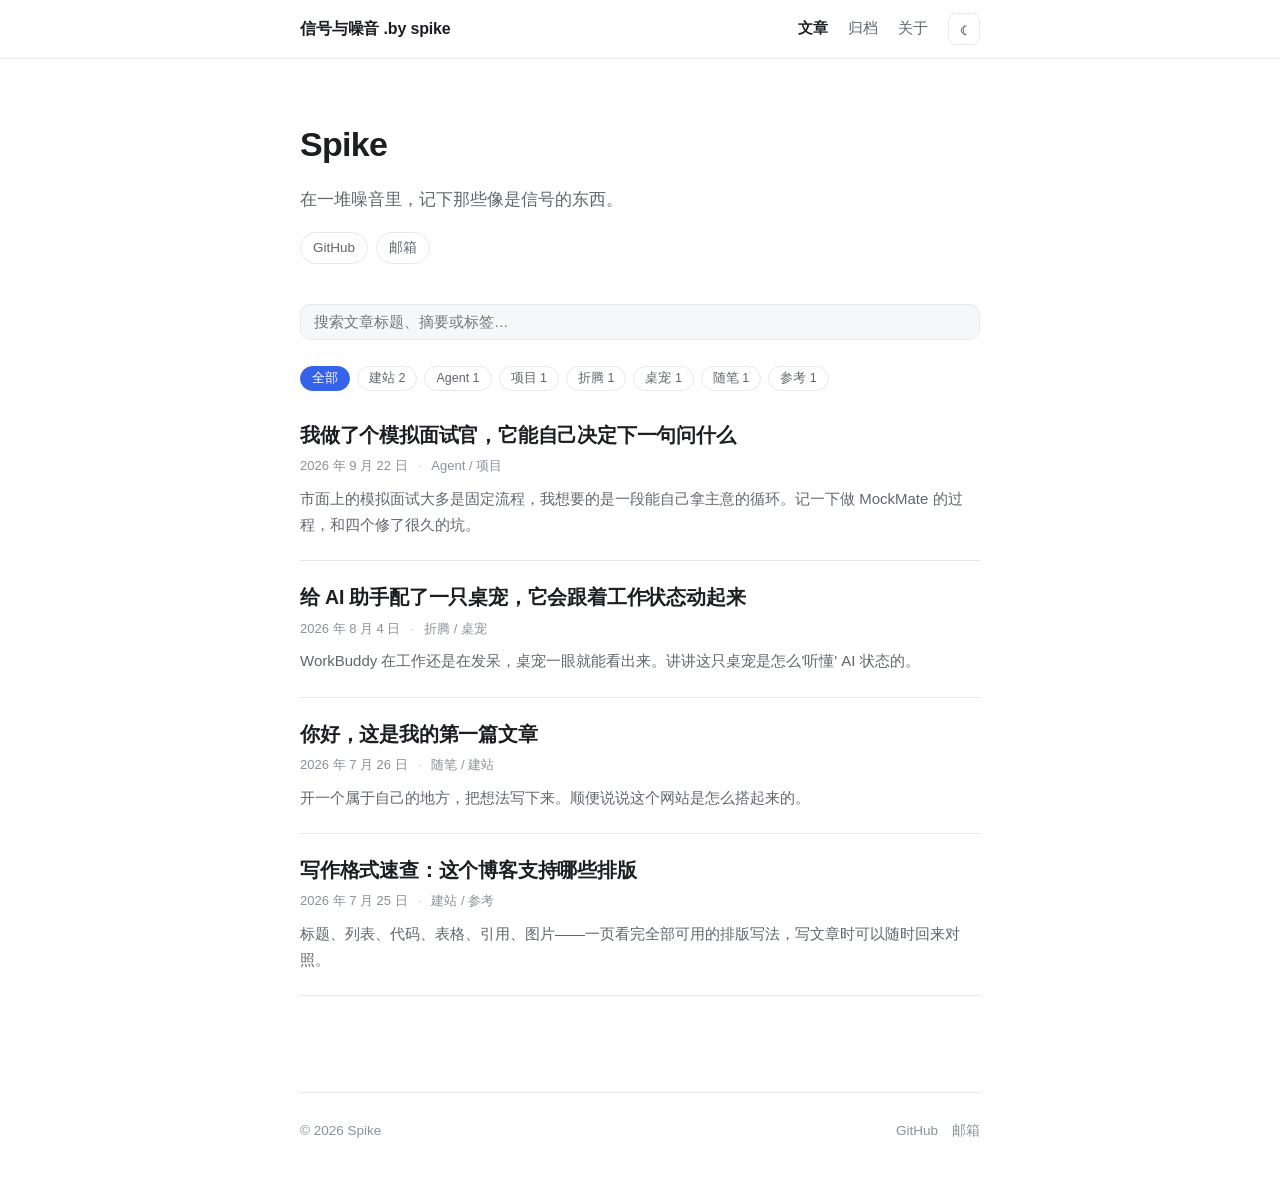
<file: index.html>
<!DOCTYPE html>
<html lang="zh-CN">
<head>
<meta charset="utf-8">
<meta name="viewport" content="width=device-width, initial-scale=1">
<title>首页</title>
<meta name="description" content="在一堆噪音里，记下那些像是信号的东西。">
<link rel="icon" type="image/svg+xml" href="assets/favicon.svg">
<meta name="theme-color" content="#3563e9">
<meta property="og:site_name" content="信号与噪音 .by spike">
<meta property="og:type" content="website">
<meta property="og:url" content="https://spike5321.github.io/">
<meta property="og:title" content="信号与噪音 .by spike">
<meta property="og:description" content="在一堆噪音里，记下那些像是信号的东西。">
<meta property="og:image" content="https://spike5321.github.io/images/og-image.png">
<meta name="twitter:card" content="summary_large_image">
<meta name="twitter:title" content="信号与噪音 .by spike">
<meta name="twitter:description" content="在一堆噪音里，记下那些像是信号的东西。">
<meta name="twitter:image" content="https://spike5321.github.io/images/og-image.png">
<link rel="stylesheet" href="assets/style.css">
<script src="config.js"></script>
<script>document.title = (window.SITE && SITE.title) || "首页";</script>
</head>
<body data-page="home">

<header class="nav" id="nav"></header>

<main class="wrap">
  <section class="hero" id="hero"></section>

  <div class="toolbar">
    <input class="search" id="search" type="search" placeholder="搜索文章标题、摘要或标签…" autocomplete="off">
  </div>
  <div class="tagbar" id="tags" style="margin-bottom:26px"></div>

  <ul class="post-list" id="list"></ul>
  <div class="pager" id="pager"></div>

  <footer class="foot" id="foot"></footer>
</main>

<script src="assets/markdown.js"></script>
<script src="assets/app.js"></script>
</body>
</html>
</file>
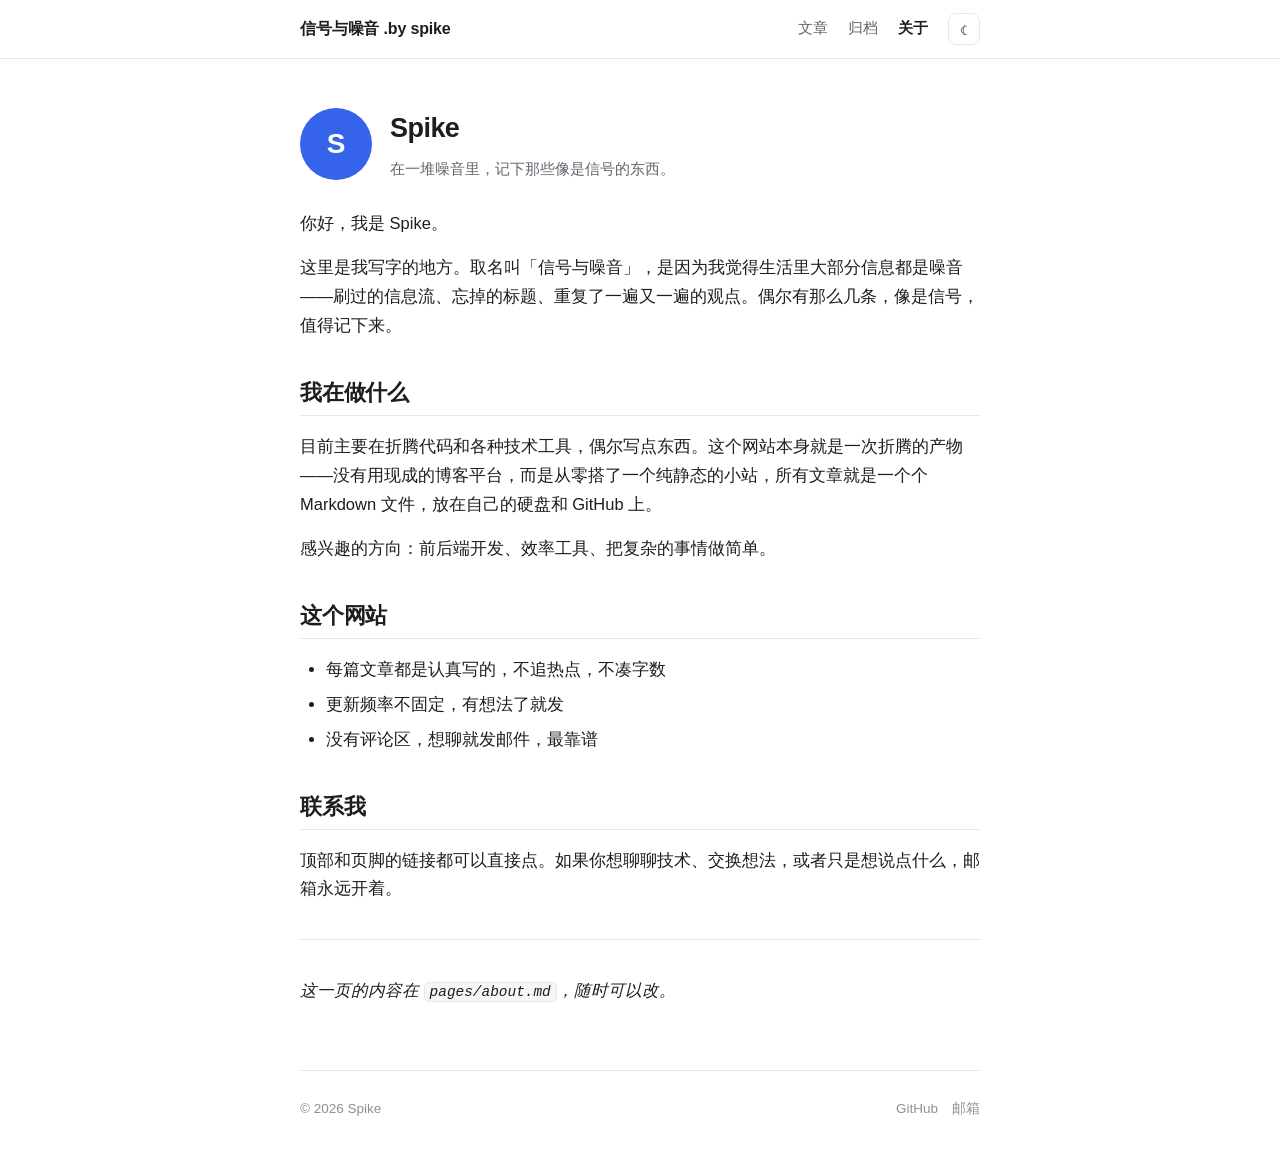
<file: about.html>
<!DOCTYPE html>
<html lang="zh-CN">
<head>
<meta charset="utf-8">
<meta name="viewport" content="width=device-width, initial-scale=1">
<title>关于</title>
<meta name="description" content="关于 Spike，以及这个网站是怎么搭起来的。">
<link rel="icon" type="image/svg+xml" href="assets/favicon.svg">
<meta name="theme-color" content="#3563e9">
<meta property="og:site_name" content="信号与噪音 .by spike">
<meta property="og:type" content="profile">
<meta property="og:url" content="https://spike5321.github.io/about.html">
<meta property="og:title" content="关于 · 信号与噪音">
<meta property="og:description" content="关于 Spike，以及这个网站是怎么搭起来的。">
<meta property="og:image" content="https://spike5321.github.io/images/og-image.png">
<meta name="twitter:card" content="summary_large_image">
<meta name="twitter:title" content="关于 · 信号与噪音">
<meta name="twitter:description" content="关于 Spike，以及这个网站是怎么搭起来的。">
<meta name="twitter:image" content="https://spike5321.github.io/images/og-image.png">
<link rel="stylesheet" href="assets/style.css">
<script src="config.js"></script>
<script>document.title = "关于 · " + ((window.SITE && SITE.title) || "");</script>
</head>
<body data-page="about">

<header class="nav" id="nav"></header>

<main class="wrap">
  <section class="about-head" id="aboutHead"></section>
  <div class="prose" id="aboutBody" style="margin-top:18px"></div>
  <footer class="foot" id="foot"></footer>
</main>

<script src="assets/markdown.js"></script>
<script src="assets/app.js"></script>
</body>
</html>
</file>
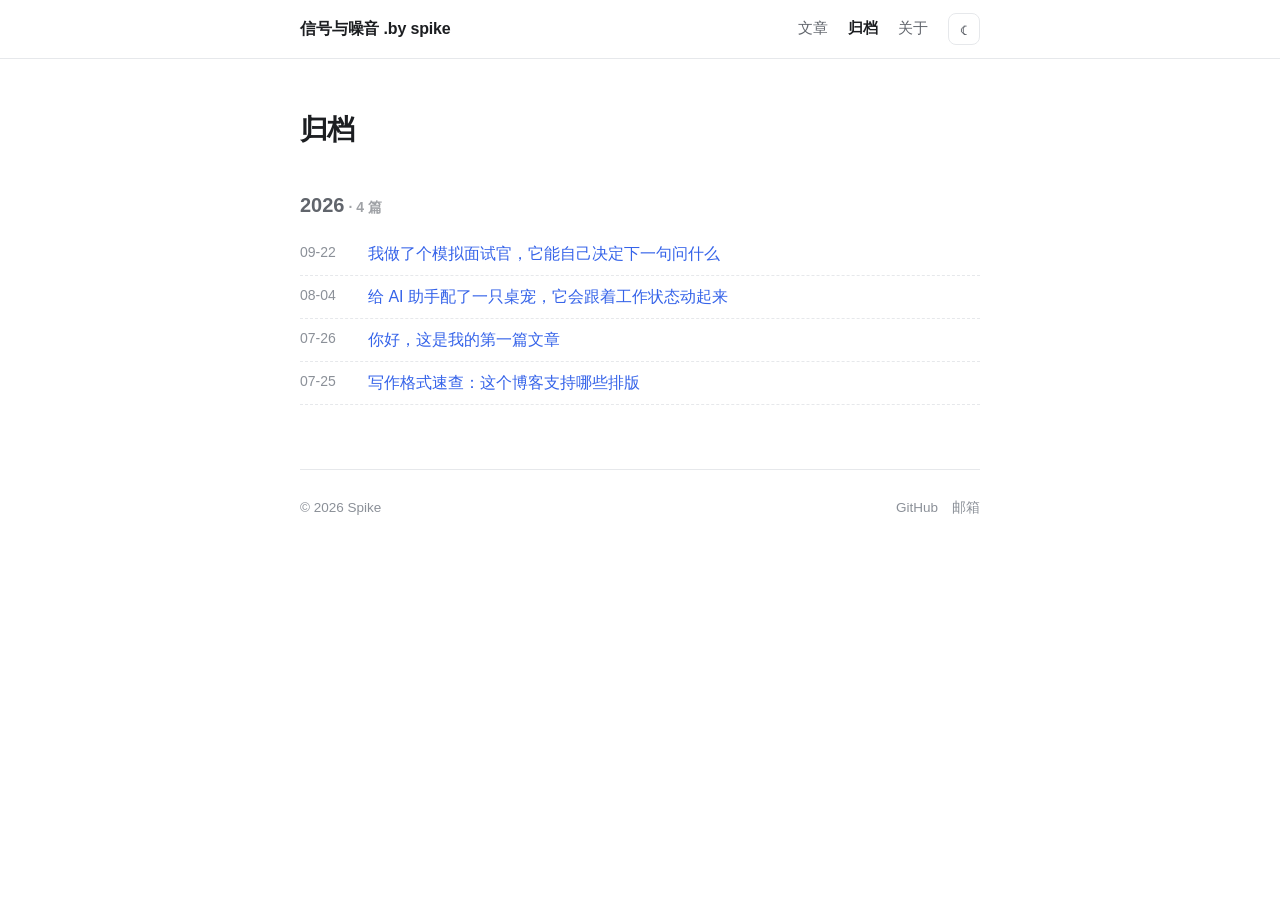
<file: archive.html>
<!DOCTYPE html>
<html lang="zh-CN">
<head>
<meta charset="utf-8">
<meta name="viewport" content="width=device-width, initial-scale=1">
<title>归档</title>
<meta name="description" content="全部文章按年份归档">
<link rel="icon" type="image/svg+xml" href="assets/favicon.svg">
<meta name="theme-color" content="#3563e9">
<meta property="og:site_name" content="信号与噪音 .by spike">
<meta property="og:type" content="website">
<meta property="og:url" content="https://spike5321.github.io/archive.html">
<meta property="og:title" content="归档 · 信号与噪音">
<meta property="og:description" content="全部文章按年份归档。">
<meta property="og:image" content="https://spike5321.github.io/images/og-image.png">
<meta name="twitter:card" content="summary_large_image">
<meta name="twitter:title" content="归档 · 信号与噪音">
<meta name="twitter:description" content="全部文章按年份归档。">
<meta name="twitter:image" content="https://spike5321.github.io/images/og-image.png">
<link rel="stylesheet" href="assets/style.css">
<script src="config.js"></script>
<script>document.title = "归档 · " + ((window.SITE && SITE.title) || "");</script>
</head>
<body data-page="archive">

<header class="nav" id="nav"></header>

<main class="wrap">
  <section style="padding:46px 0 0">
    <h1 style="margin:0;font-size:28px;letter-spacing:-.02em">归档</h1>
  </section>
  <div id="archive"></div>
  <footer class="foot" id="foot"></footer>
</main>

<script src="assets/markdown.js"></script>
<script src="assets/app.js"></script>
</body>
</html>
</file>
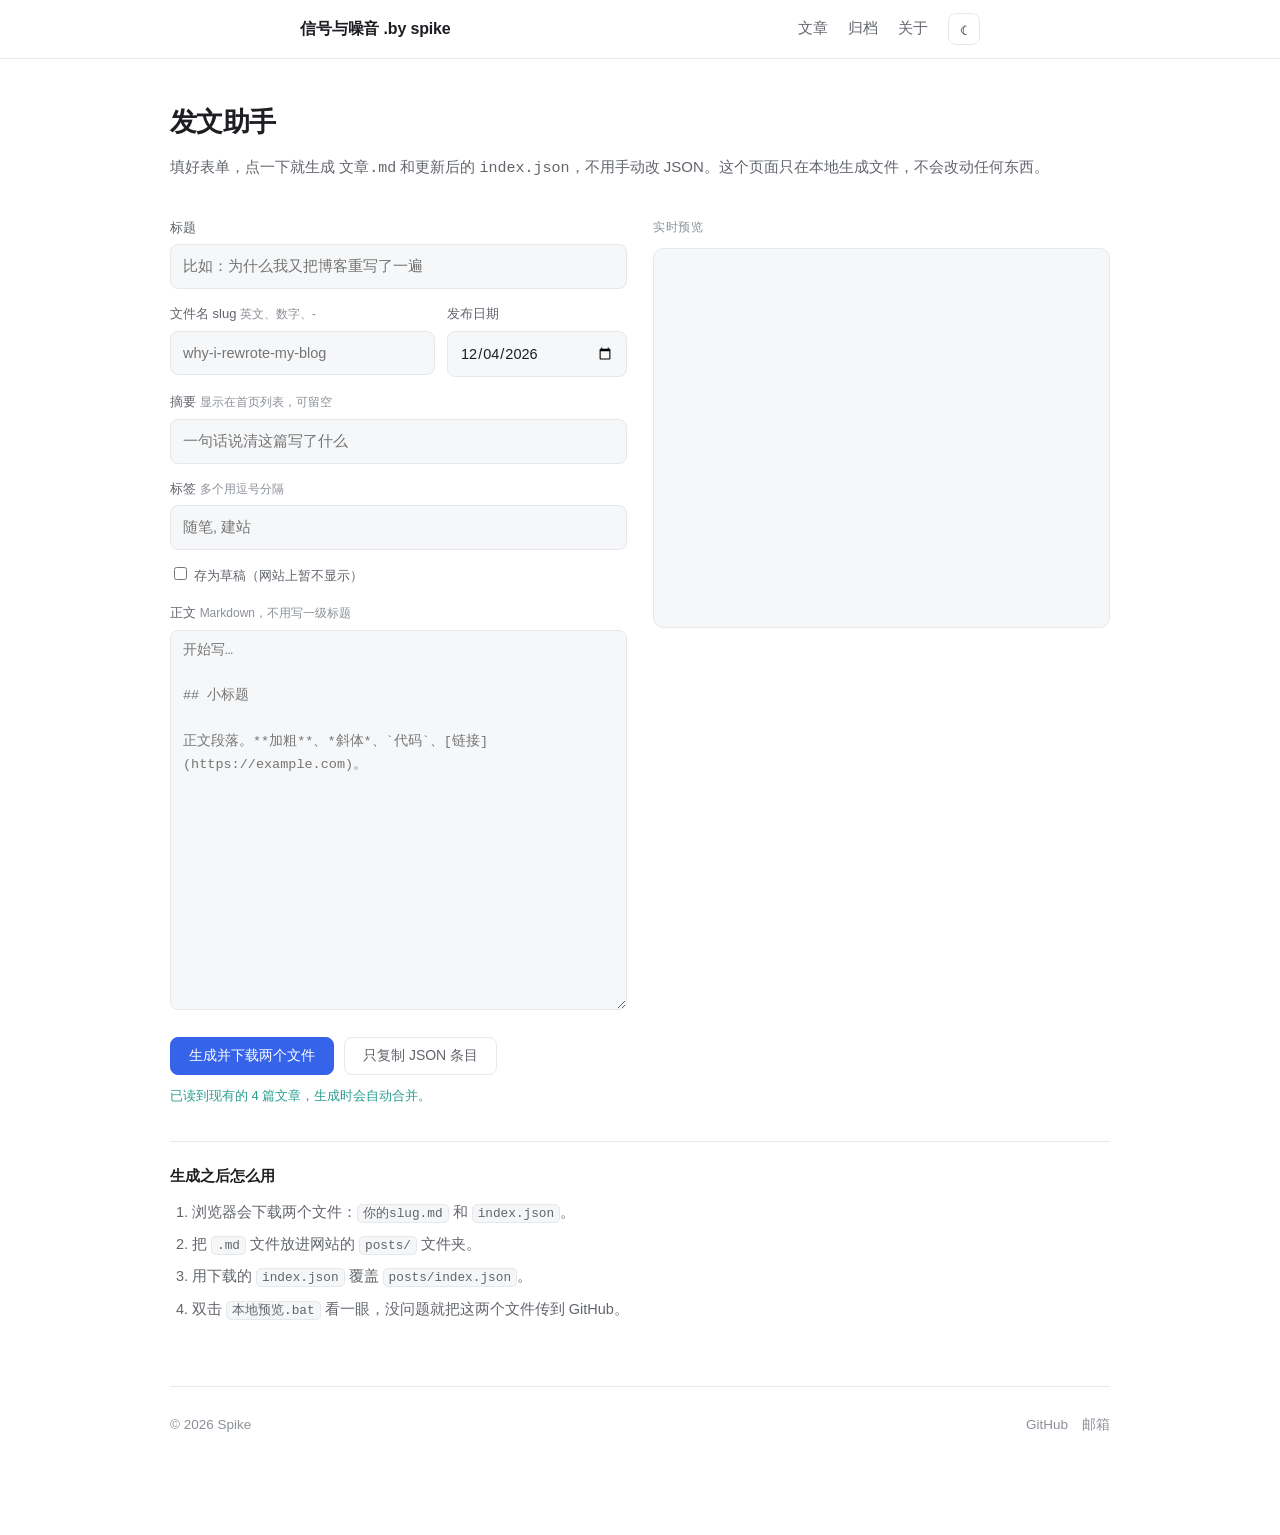
<file: new-post.html>
<!DOCTYPE html>
<html lang="zh-CN">
<head>
<meta charset="utf-8">
<meta name="viewport" content="width=device-width, initial-scale=1">
<title>发文助手</title>
<meta name="robots" content="noindex">
<link rel="icon" type="image/svg+xml" href="assets/favicon.svg">
<meta name="theme-color" content="#3563e9">
<link rel="stylesheet" href="assets/style.css">
<script src="config.js"></script>
<style>
  .tool { max-width: 980px; margin: 0 auto; padding: 0 20px 60px; }
  .tool-head { padding: 40px 0 6px; }
  .tool-head h1 { margin: 0 0 8px; font-size: 27px; letter-spacing: -.02em; }
  .tool-head p { margin: 0; color: var(--text-soft); font-size: 15px; }
  .grid { display: grid; grid-template-columns: 1fr 1fr; gap: 26px; margin-top: 28px; align-items: start; }
  .field { margin-bottom: 14px; }
  .field label { display: block; font-size: 13px; color: var(--text-soft); margin-bottom: 5px; }
  .field .hint { color: var(--text-faint); font-size: 12px; }
  input[type=text], input[type=date], textarea {
    width: 100%; font-family: inherit; font-size: 14.5px; color: var(--text);
    background: var(--bg-soft); border: 1px solid var(--border);
    border-radius: 8px; padding: 9px 12px; line-height: 1.7;
  }
  textarea { resize: vertical; }
  #body { min-height: 380px; font-family: var(--mono); font-size: 13.5px; }
  input:focus, textarea:focus { outline: none; border-color: var(--accent); background: var(--bg); }
  .row { display: flex; gap: 12px; align-items: flex-start; }
  .row .field { flex: 1; min-width: 0; }
  .field label { white-space: nowrap; }
  .btns { display: flex; flex-wrap: wrap; gap: 10px; margin-top: 18px; align-items: center; }
  .btn {
    font-family: inherit; font-size: 14px; padding: 9px 18px; cursor: pointer;
    border-radius: 8px; border: 1px solid var(--accent); background: var(--accent); color: #fff;
  }
  .btn.ghost { background: transparent; color: var(--text-soft); border-color: var(--border); }
  .btn.ghost:hover { color: var(--text); border-color: var(--text-faint); }
  .btn:disabled { opacity: .45; cursor: default; }
  .msg { font-size: 13px; color: var(--text-faint); }
  .msg.err { color: #c0392b; }
  .msg.ok { color: #2a9d8f; }
  .pane-preview { position: sticky; top: 78px; }
  .preview-head {
    font-size: 12px; letter-spacing: .06em; text-transform: uppercase;
    color: var(--text-faint); margin-bottom: 10px;
  }
  .preview {
    border: 1px solid var(--border); border-radius: var(--radius);
    padding: 18px 20px; min-height: 380px; background: var(--bg-soft);
  }
  .steps { border-top: 1px solid var(--border); margin-top: 34px; padding-top: 22px; font-size: 14.5px; color: var(--text-soft); }
  .steps ol { padding-left: 22px; margin: 10px 0 0; }
  .steps li { margin: 7px 0; }
  .steps code { font-family: var(--mono); font-size: .88em; background: var(--bg-code); border: 1px solid var(--border); border-radius: 5px; padding: 1px 5px; }
  @media (max-width: 820px) { .grid { grid-template-columns: 1fr; } .preview { min-height: 0; } }
</style>
</head>
<body data-page="tool">

<header class="nav" id="nav"></header>

<main class="tool">
  <div class="tool-head">
    <h1>发文助手</h1>
    <p>填好表单，点一下就生成 <code>文章.md</code> 和更新后的 <code>index.json</code>，不用手动改 JSON。这个页面只在本地生成文件，不会改动任何东西。</p>
  </div>

  <div class="grid">
    <section>
      <div class="field">
        <label for="title">标题</label>
        <input type="text" id="title" placeholder="比如：为什么我又把博客重写了一遍">
      </div>

      <div class="row">
        <div class="field">
          <label for="slug">文件名 slug <span class="hint">英文、数字、-</span></label>
          <input type="text" id="slug" placeholder="why-i-rewrote-my-blog">
        </div>
        <div class="field" style="max-width:180px">
          <label for="date">发布日期</label>
          <input type="date" id="date">
        </div>
      </div>

      <div class="field">
        <label for="summary">摘要 <span class="hint">显示在首页列表，可留空</span></label>
        <input type="text" id="summary" placeholder="一句话说清这篇写了什么">
      </div>

      <div class="field">
        <label for="tags">标签 <span class="hint">多个用逗号分隔</span></label>
        <input type="text" id="tags" placeholder="随笔, 建站">
      </div>

      <div class="field">
        <label><input type="checkbox" id="draft"> 存为草稿（网站上暂不显示）</label>
      </div>

      <div class="field">
        <label for="body">正文 <span class="hint">Markdown，不用写一级标题</span></label>
        <textarea id="body" placeholder="开始写…&#10;&#10;## 小标题&#10;&#10;正文段落。**加粗**、*斜体*、`代码`、[链接](https://example.com)。"></textarea>
      </div>

      <div class="btns">
        <button class="btn" id="gen">生成并下载两个文件</button>
        <button class="btn ghost" id="copyJson">只复制 JSON 条目</button>
      </div>
      <div class="msg" id="msg" style="margin-top:10px"></div>
    </section>

    <section class="pane-preview">
      <div class="preview-head">实时预览</div>
      <div class="preview prose" id="preview"></div>
    </section>
  </div>

  <div class="steps">
    <strong style="color:var(--text)">生成之后怎么用</strong>
    <ol>
      <li>浏览器会下载两个文件：<code>你的slug.md</code> 和 <code>index.json</code>。</li>
      <li>把 <code>.md</code> 文件放进网站的 <code>posts/</code> 文件夹。</li>
      <li>用下载的 <code>index.json</code> 覆盖 <code>posts/index.json</code>。</li>
      <li>双击 <code>本地预览.bat</code> 看一眼，没问题就把这两个文件传到 GitHub。</li>
    </ol>
  </div>

  <footer class="foot" id="foot"></footer>
</main>

<script src="assets/markdown.js"></script>
<script src="assets/app.js"></script>
<script>
(function () {
  var $ = function (id) { return document.getElementById(id); };
  var msg = $("msg");
  var existing = [];

  // 默认日期 = 今天
  var t = new Date();
  $("date").value = t.getFullYear() + "-" +
    String(t.getMonth() + 1).padStart(2, "0") + "-" +
    String(t.getDate()).padStart(2, "0");

  fetch("posts/index.json", { cache: "no-store" })
    .then(function (r) { return r.json(); })
    .then(function (list) {
      existing = list;
      say("已读到现有的 " + list.length + " 篇文章，生成时会自动合并。", "ok");
    })
    .catch(function () {
      say("读不到 posts/index.json —— 请用 本地预览.bat 打开本页面，否则生成的 index.json 会丢掉已有文章。", "err");
    });

  function say(text, cls) { msg.textContent = text; msg.className = "msg " + (cls || ""); }

  // 标题 → slug 兜底（只对英文有效，中文标题请自己填）
  $("title").addEventListener("blur", function () {
    if ($("slug").value.trim()) return;
    var s = $("title").value.trim().toLowerCase()
      .replace(/[^\w\s-]/g, "").replace(/\s+/g, "-").replace(/-+/g, "-");
    if (s) $("slug").value = s;
  });

  var timer;
  $("body").addEventListener("input", function () {
    clearTimeout(timer);
    timer = setTimeout(function () {
      $("preview").innerHTML = window.MD.render($("body").value).html;
    }, 200);
  });

  function collect() {
    var title = $("title").value.trim();
    var slug = $("slug").value.trim();
    var date = $("date").value;
    if (!title) { say("标题不能为空。", "err"); return null; }
    if (!/^[a-zA-Z0-9-]+$/.test(slug)) { say("slug 只能用英文字母、数字和连字符，比如 my-first-post。", "err"); return null; }
    if (!date) { say("请选择发布日期。", "err"); return null; }
    if (!$("body").value.trim()) { say("正文还是空的。", "err"); return null; }

    var entry = {
      slug: slug,
      title: title,
      date: date,
      summary: $("summary").value.trim(),
      tags: $("tags").value.split(/[,，]/).map(function (s) { return s.trim(); }).filter(Boolean)
    };
    if ($("draft").checked) entry.draft = true;
    return entry;
  }

  function download(name, text, type) {
    var blob = new Blob([text], { type: (type || "text/plain") + ";charset=utf-8" });
    var a = document.createElement("a");
    a.href = URL.createObjectURL(blob);
    a.download = name;
    document.body.appendChild(a); a.click();
    setTimeout(function () { URL.revokeObjectURL(a.href); a.remove(); }, 500);
  }

  $("gen").addEventListener("click", function () {
    var e = collect();
    if (!e) return;
    var merged = existing.filter(function (p) { return p.slug !== e.slug; }).concat([e]);
    merged.sort(function (a, b) { return (b.date || "").localeCompare(a.date || ""); });
    download(e.slug + ".md", $("body").value.trim() + "\n", "text/markdown");
    setTimeout(function () {
      download("index.json", JSON.stringify(merged, null, 2) + "\n", "application/json");
    }, 350);
    say("已生成 " + e.slug + ".md 和 index.json，按下面四步放进网站即可。", "ok");
  });

  $("copyJson").addEventListener("click", function () {
    var e = collect();
    if (!e) return;
    var text = JSON.stringify(e, null, 2);
    var done = function () { say("JSON 条目已复制，粘贴到 posts/index.json 的数组最前面（记得加逗号）。", "ok"); };
    if (navigator.clipboard && navigator.clipboard.writeText) {
      navigator.clipboard.writeText(text).then(done, function () { say(text, ""); });
    } else { say(text, ""); }
  });
})();
</script>
</body>
</html>
</file>
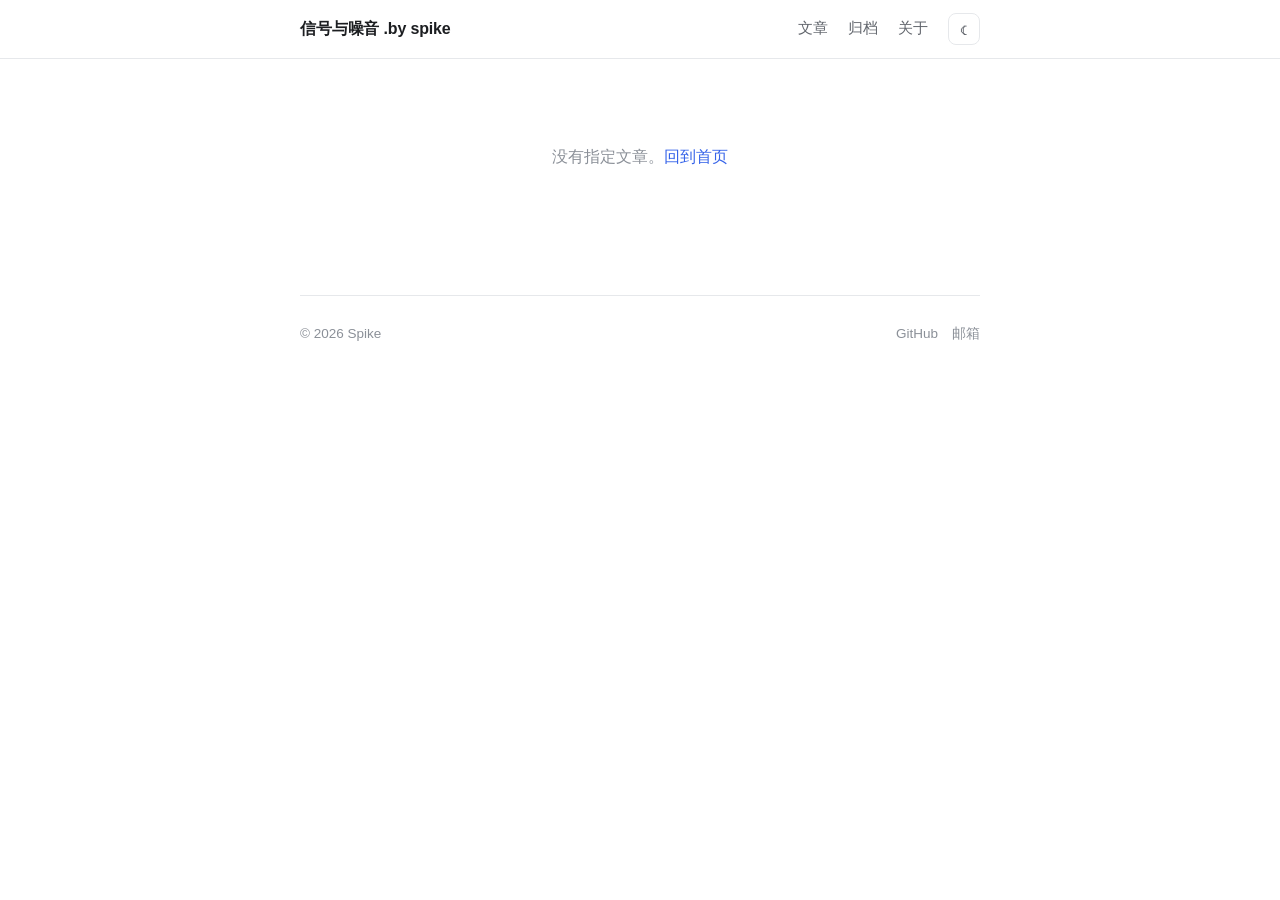
<file: post.html>
<!DOCTYPE html>
<html lang="zh-CN">
<head>
<meta charset="utf-8">
<meta name="viewport" content="width=device-width, initial-scale=1">
<title>文章</title>
<meta name="description" content="">
<link rel="icon" type="image/svg+xml" href="assets/favicon.svg">
<meta name="theme-color" content="#3563e9">
<meta property="og:site_name" content="信号与噪音 .by spike">
<meta property="og:type" content="article">
<meta property="og:url" content="https://spike5321.github.io/">
<meta property="og:title" content="信号与噪音 .by spike">
<meta property="og:description" content="在一堆噪音里，记下那些像是信号的东西。">
<meta property="og:image" content="https://spike5321.github.io/images/og-image.png">
<meta name="twitter:card" content="summary_large_image">
<meta name="twitter:title" content="信号与噪音 .by spike">
<meta name="twitter:description" content="在一堆噪音里，记下那些像是信号的东西。">
<meta name="twitter:image" content="https://spike5321.github.io/images/og-image.png">
<link rel="stylesheet" href="assets/style.css">
<script src="config.js"></script>
</head>
<body data-page="post">

<header class="nav" id="nav"></header>

<main class="wrap">
  <article class="article" id="article"></article>
  <footer class="foot" id="foot"></footer>
</main>

<script src="assets/markdown.js"></script>
<script src="assets/app.js"></script>
</body>
</html>
</file>
<file: assets/style.css>
/* ============================================================
   style.css —— 全站样式
   想换主题色不用改这里，改 config.js 里的 accent 就行。
   ============================================================ */

:root {
  --accent: #3563e9;
  --bg: #ffffff;
  --bg-soft: #f6f7f9;
  --bg-code: #f5f6f8;
  --text: #1c1e21;
  --text-soft: #61656c;
  --text-faint: #8b9098;
  --border: #e6e8eb;
  --radius: 10px;
  --maxw: 720px;
  --font: -apple-system, BlinkMacSystemFont, "Segoe UI", "PingFang SC",
          "Hiragino Sans GB", "Microsoft YaHei", "Helvetica Neue", Arial, sans-serif;
  --mono: "SFMono-Regular", Consolas, "Liberation Mono", Menlo, monospace;
}

html[data-theme="dark"] {
  --bg: #14161a;
  --bg-soft: #1b1e24;
  --bg-code: #1b1e24;
  --text: #e6e8ea;
  --text-soft: #a7adb6;
  --text-faint: #767d87;
  --border: #2a2e35;
}

* { box-sizing: border-box; }

html { -webkit-text-size-adjust: 100%; }

body {
  margin: 0;
  font-family: var(--font);
  font-size: 16px;
  line-height: 1.75;
  color: var(--text);
  background: var(--bg);
  transition: background .2s ease, color .2s ease;
}

.wrap { max-width: var(--maxw); margin: 0 auto; padding: 0 20px; }

a { color: var(--accent); text-decoration: none; }
a:hover { text-decoration: underline; text-underline-offset: 3px; }

/* ---------- 顶栏 ---------- */
.nav {
  position: sticky; top: 0; z-index: 50;
  background: color-mix(in srgb, var(--bg) 88%, transparent);
  backdrop-filter: saturate(180%) blur(12px);
  border-bottom: 1px solid var(--border);
}
.nav-inner {
  max-width: var(--maxw); margin: 0 auto; padding: 0 20px;
  height: 58px; display: flex; align-items: center; gap: 22px;
}
.nav-brand { font-weight: 650; color: var(--text); letter-spacing: -.01em; }
.nav-brand:hover { text-decoration: none; color: var(--accent); }
.nav-links { margin-left: auto; display: flex; align-items: center; gap: 20px; }
.nav-links a { color: var(--text-soft); font-size: 14.5px; }
.nav-links a:hover, .nav-links a.on { color: var(--text); text-decoration: none; }
.nav-links a.on { font-weight: 600; }

.theme-btn {
  border: 1px solid var(--border); background: transparent; color: var(--text-soft);
  width: 32px; height: 32px; border-radius: 8px; cursor: pointer;
  display: grid; place-items: center; padding: 0; font-size: 15px; line-height: 1;
}
.theme-btn:hover { color: var(--text); border-color: var(--text-faint); }

/* ---------- 首页头部 ---------- */
.hero { padding: 56px 0 34px; }
.hero h1 { margin: 0 0 10px; font-size: 34px; letter-spacing: -.02em; }
.hero p { margin: 0; color: var(--text-soft); font-size: 17px; }
.hero-links { margin-top: 18px; display: flex; flex-wrap: wrap; gap: 8px; }
.hero-links a {
  font-size: 13.5px; color: var(--text-soft);
  border: 1px solid var(--border); border-radius: 999px; padding: 3px 12px;
}
.hero-links a:hover { color: var(--accent); border-color: var(--accent); text-decoration: none; }

/* ---------- 搜索与标签 ---------- */
.toolbar { display: flex; flex-wrap: wrap; gap: 10px; align-items: center; margin: 6px 0 26px; }
.search {
  flex: 1 1 200px; min-width: 160px;
  border: 1px solid var(--border); background: var(--bg-soft); color: var(--text);
  border-radius: var(--radius); padding: 9px 13px; font-size: 14.5px; font-family: inherit;
}
.search:focus { outline: none; border-color: var(--accent); background: var(--bg); }
.tagbar { display: flex; flex-wrap: wrap; gap: 7px; }
.tag {
  font-size: 12.5px; color: var(--text-soft); cursor: pointer;
  border: 1px solid var(--border); border-radius: 999px; padding: 3px 11px; background: transparent;
  font-family: inherit; transition: .15s;
}
.tag:hover { color: var(--text); }
.tag.on { background: var(--accent); border-color: var(--accent); color: #fff; }

/* ---------- 文章列表 ---------- */
.post-list { list-style: none; margin: 0; padding: 0; }
.post-item { padding: 22px 0; border-bottom: 1px solid var(--border); }
.post-item:first-child { padding-top: 4px; }
.post-item h2 { margin: 0 0 6px; font-size: 19.5px; letter-spacing: -.01em; line-height: 1.45; }
.post-item h2 a { color: var(--text); }
.post-item h2 a:hover { color: var(--accent); text-decoration: none; }
.post-meta { font-size: 13px; color: var(--text-faint); display: flex; flex-wrap: wrap; gap: 10px; align-items: center; }
.post-meta .dot { opacity: .5; }
.post-sum { margin: 8px 0 0; color: var(--text-soft); font-size: 15px; }
.post-tags { margin-top: 9px; display: flex; flex-wrap: wrap; gap: 6px; }
.post-tags span {
  font-size: 12px; color: var(--text-faint);
  border: 1px solid var(--border); border-radius: 5px; padding: 1px 8px;
}
.empty { color: var(--text-faint); padding: 40px 0; text-align: center; }

.pager { display: flex; gap: 10px; justify-content: center; margin: 32px 0; }
.pager button {
  font-family: inherit; font-size: 14px; padding: 7px 16px; cursor: pointer;
  border: 1px solid var(--border); background: transparent; color: var(--text-soft); border-radius: 8px;
}
.pager button:disabled { opacity: .4; cursor: default; }
.pager button:not(:disabled):hover { color: var(--text); border-color: var(--text-faint); }

/* ---------- 文章正文 ---------- */
.article { padding: 44px 0 20px; }
.article-title { margin: 0 0 12px; font-size: 31px; line-height: 1.35; letter-spacing: -.02em; }
.article-meta { font-size: 13.5px; color: var(--text-faint); margin-bottom: 30px; display: flex; flex-wrap: wrap; gap: 10px; }

.toc {
  background: var(--bg-soft); border: 1px solid var(--border); border-radius: var(--radius);
  padding: 14px 18px; margin: 0 0 32px; font-size: 14.5px;
}
.toc-title { font-size: 12.5px; color: var(--text-faint); letter-spacing: .06em; text-transform: uppercase; margin-bottom: 6px; }
.toc ul { list-style: none; margin: 0; padding: 0; }
.toc li { margin: 3px 0; }
.toc li.lv3 { padding-left: 16px; font-size: 14px; }
.toc a { color: var(--text-soft); }
.toc a:hover { color: var(--accent); }

.prose { font-size: 16.5px; }
.prose h1, .prose h2, .prose h3, .prose h4 { line-height: 1.4; letter-spacing: -.01em; scroll-margin-top: 72px; }
.prose h1 { font-size: 26px; margin: 40px 0 14px; }
.prose h2 { font-size: 22px; margin: 38px 0 12px; padding-bottom: 6px; border-bottom: 1px solid var(--border); }
.prose h3 { font-size: 18.5px; margin: 30px 0 10px; }
.prose h4 { font-size: 16.5px; margin: 24px 0 8px; color: var(--text-soft); }
.prose p { margin: 16px 0; }
.prose ul, .prose ol { margin: 16px 0; padding-left: 26px; }
.prose li { margin: 6px 0; }
.prose li.task { list-style: none; margin-left: -22px; }
.prose img { max-width: 100%; height: auto; border-radius: var(--radius); display: block; margin: 22px auto; }
.prose hr { border: none; border-top: 1px solid var(--border); margin: 36px 0; }
.prose blockquote {
  margin: 20px 0; padding: 2px 18px; border-left: 3px solid var(--accent);
  color: var(--text-soft); background: var(--bg-soft); border-radius: 0 var(--radius) var(--radius) 0;
}
.prose blockquote p { margin: 12px 0; }
.prose code {
  font-family: var(--mono); font-size: .875em; background: var(--bg-code);
  border: 1px solid var(--border); border-radius: 5px; padding: 1px 5px;
}
.prose pre.code {
  background: var(--bg-code); border: 1px solid var(--border); border-radius: var(--radius);
  padding: 16px 18px; overflow-x: auto; margin: 22px 0; position: relative; line-height: 1.6;
}
.prose pre.code code { background: none; border: none; padding: 0; font-size: 13.5px; }
.prose pre.code[data-lang]::before {
  content: attr(data-lang); position: absolute; top: 8px; right: 12px;
  font-size: 11px; color: var(--text-faint); letter-spacing: .05em; text-transform: uppercase;
}
.tok-c { color: var(--text-faint); font-style: italic; }
.tok-s { color: #b1471c; }
.tok-k { color: var(--accent); font-weight: 600; }
.tok-n { color: #9a5bb8; }
html[data-theme="dark"] .tok-s { color: #e8a06a; }
html[data-theme="dark"] .tok-k { color: #7fa6ff; }
html[data-theme="dark"] .tok-n { color: #c99ae0; }

.table-wrap { overflow-x: auto; margin: 22px 0; }
.prose table { border-collapse: collapse; width: 100%; font-size: 15px; }
.prose th, .prose td { border: 1px solid var(--border); padding: 8px 12px; }
.prose th { background: var(--bg-soft); font-weight: 600; }

/* ---------- 上一篇 / 下一篇 ---------- */
.neighbors { display: grid; gap: 12px; grid-template-columns: 1fr 1fr; margin: 46px 0 10px; }
.neighbors a {
  border: 1px solid var(--border); border-radius: var(--radius); padding: 14px 16px; color: var(--text);
}
.neighbors a:hover { border-color: var(--accent); text-decoration: none; }
.neighbors .lbl { display: block; font-size: 12px; color: var(--text-faint); margin-bottom: 4px; }
.neighbors .r { text-align: right; }

/* ---------- 归档 ---------- */
.year { margin: 34px 0 10px; font-size: 20px; color: var(--text-soft); }
.arch-list { list-style: none; margin: 0; padding: 0; }
.arch-list li { display: flex; gap: 14px; padding: 7px 0; border-bottom: 1px dashed var(--border); }
.arch-list time { color: var(--text-faint); font-size: 14px; font-variant-numeric: tabular-nums; flex: none; width: 54px; }

/* ---------- 关于 ---------- */
.about-head { display: flex; align-items: center; gap: 18px; padding: 46px 0 8px; }
.avatar {
  width: 72px; height: 72px; border-radius: 50%; flex: none; object-fit: cover;
  background: var(--accent); color: #fff; display: grid; place-items: center;
  font-size: 28px; font-weight: 600;
}
.about-head h1 { margin: 0 0 4px; font-size: 27px; letter-spacing: -.02em; }
.about-head p { margin: 0; color: var(--text-soft); font-size: 15px; }

/* ---------- 页脚 ---------- */
.foot {
  margin-top: 64px; border-top: 1px solid var(--border); padding: 26px 0 40px;
  color: var(--text-faint); font-size: 13.5px;
  display: flex; flex-wrap: wrap; gap: 12px; align-items: center;
}
.foot .sp { margin-left: auto; display: flex; gap: 14px; }
.foot a { color: var(--text-faint); }
.foot a:hover { color: var(--accent); }

/* ---------- 阅读进度条 ---------- */
.progress {
  position: fixed; top: 0; left: 0; height: 2px; width: 0;
  background: var(--accent); z-index: 100; transition: width .08s linear;
}

/* ---------- 回到顶部 ---------- */
.totop {
  position: fixed; right: 22px; bottom: 26px; z-index: 60;
  width: 40px; height: 40px; border-radius: 50%; cursor: pointer;
  border: 1px solid var(--border); background: var(--bg); color: var(--text-soft);
  font-size: 17px; line-height: 1; display: grid; place-items: center;
  opacity: 0; pointer-events: none; transform: translateY(8px);
  transition: opacity .2s, transform .2s, color .15s, border-color .15s;
  box-shadow: 0 2px 12px rgba(0,0,0,.08);
}
.totop.show { opacity: 1; pointer-events: auto; transform: none; }
.totop:hover { color: var(--accent); border-color: var(--accent); }

/* ---------- 代码块复制按钮 ---------- */
.copy-btn {
  position: absolute; top: 6px; right: 8px; z-index: 2;
  font-family: inherit; font-size: 11.5px; padding: 3px 9px; cursor: pointer;
  border: 1px solid var(--border); border-radius: 6px;
  background: var(--bg); color: var(--text-faint);
  opacity: 0; transition: opacity .15s, color .15s, border-color .15s;
}
pre.code:hover .copy-btn { opacity: 1; }
.copy-btn:hover { color: var(--accent); border-color: var(--accent); }
.copy-btn.ok { color: #2a9d8f; border-color: #2a9d8f; opacity: 1; }
pre.code[data-lang]:hover::before { opacity: 0; }
@media (hover: none) { .copy-btn { opacity: 1; } }

/* ---------- 图片点击放大 ---------- */
.prose img.zoomable { cursor: zoom-in; }
.lightbox {
  position: fixed; inset: 0; z-index: 200; cursor: zoom-out;
  background: rgba(0,0,0,.86); display: flex; flex-direction: column;
  align-items: center; justify-content: center; gap: 14px; padding: 30px;
  animation: fade .18s ease;
}
.lightbox img { max-width: 100%; max-height: 86vh; border-radius: 8px; }
.lb-cap { color: #ddd; font-size: 13.5px; text-align: center; }
@keyframes fade { from { opacity: 0 } to { opacity: 1 } }

/* ---------- 小屏 ---------- */
@media (max-width: 620px) {
  .hero { padding: 38px 0 26px; }
  .hero h1 { font-size: 28px; }
  .article-title { font-size: 25px; }
  .neighbors { grid-template-columns: 1fr; }
  .neighbors .r { text-align: left; }
  .nav-links { gap: 14px; }
}

@media print {
  .nav, .toc, .neighbors, .foot { display: none; }
}
</file>
